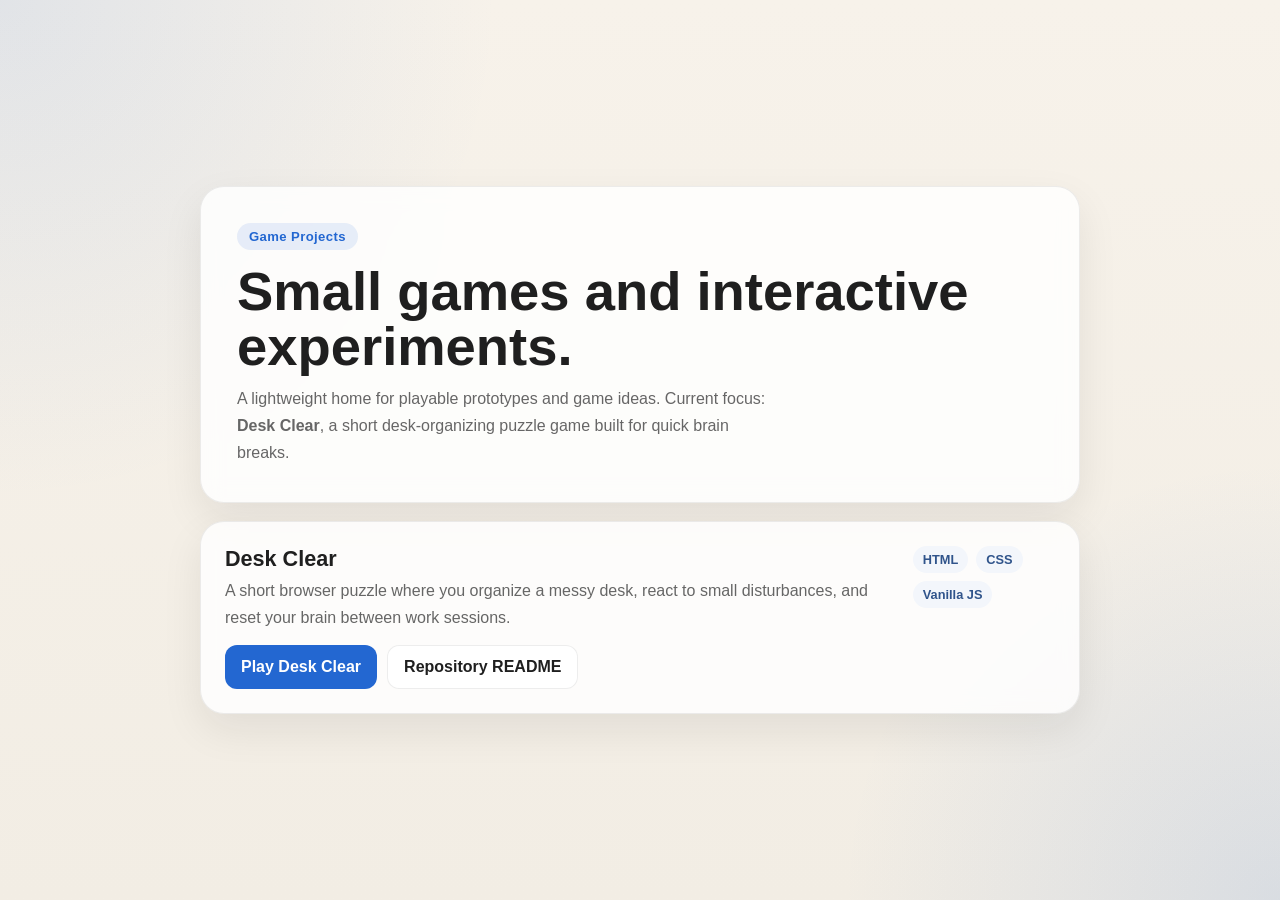
<file: index.html>
<!DOCTYPE html>
<html lang="ko">
<head>
  <meta charset="UTF-8">
  <meta name="viewport" content="width=device-width, initial-scale=1.0">
  <title>Game Projects</title>
  <style>
    :root {
      --bg: #f2ede4;
      --panel: rgba(255, 255, 255, 0.82);
      --text: #1f1f1f;
      --muted: #666;
      --line: rgba(31, 31, 31, 0.08);
      --accent: #2367d1;
      --accent-hover: #184fa8;
    }

    * {
      box-sizing: border-box;
    }

    body {
      margin: 0;
      min-height: 100vh;
      font-family: "Segoe UI", -apple-system, BlinkMacSystemFont, sans-serif;
      color: var(--text);
      background:
        radial-gradient(circle at top left, rgba(35, 103, 209, 0.10), transparent 32%),
        radial-gradient(circle at bottom right, rgba(35, 103, 209, 0.12), transparent 28%),
        linear-gradient(180deg, #f7f2ea 0%, var(--bg) 100%);
      display: flex;
      align-items: center;
      justify-content: center;
      padding: 24px;
    }

    .page {
      width: min(880px, 100%);
      display: grid;
      gap: 18px;
    }

    .hero,
    .project-card {
      background: var(--panel);
      border: 1px solid var(--line);
      border-radius: 24px;
      backdrop-filter: blur(10px);
      box-shadow: 0 16px 40px rgba(31, 31, 31, 0.08);
    }

    .hero {
      padding: 36px;
    }

    .eyebrow {
      display: inline-block;
      margin-bottom: 14px;
      padding: 6px 12px;
      border-radius: 999px;
      background: rgba(35, 103, 209, 0.10);
      color: var(--accent);
      font-size: 0.82rem;
      font-weight: 700;
      letter-spacing: 0.03em;
    }

    h1 {
      margin: 0 0 10px;
      font-size: clamp(2rem, 5vw, 3.4rem);
      line-height: 1.02;
    }

    .hero p {
      margin: 0;
      max-width: 60ch;
      color: var(--muted);
      font-size: 1rem;
      line-height: 1.7;
    }

    .project-card {
      padding: 24px;
      display: grid;
      gap: 14px;
    }

    .project-top {
      display: flex;
      align-items: start;
      justify-content: space-between;
      gap: 16px;
    }

    .project-title {
      margin: 0;
      font-size: 1.35rem;
    }

    .project-subtitle {
      margin: 6px 0 0;
      color: var(--muted);
      line-height: 1.65;
    }

    .tags {
      display: flex;
      flex-wrap: wrap;
      gap: 8px;
    }

    .tag {
      padding: 6px 10px;
      border-radius: 999px;
      background: #f3f6fb;
      color: #30548b;
      font-size: 0.8rem;
      font-weight: 600;
    }

    .actions {
      display: flex;
      flex-wrap: wrap;
      gap: 10px;
    }

    .button {
      display: inline-flex;
      align-items: center;
      justify-content: center;
      min-height: 44px;
      padding: 0 16px;
      border-radius: 12px;
      text-decoration: none;
      font-weight: 700;
      transition: transform 0.14s ease, background 0.14s ease, border-color 0.14s ease;
    }

    .button:hover {
      transform: translateY(-1px);
    }

    .button-primary {
      background: var(--accent);
      color: white;
    }

    .button-primary:hover {
      background: var(--accent-hover);
    }

    .button-secondary {
      border: 1px solid var(--line);
      color: var(--text);
      background: white;
    }

    .button-secondary:hover {
      border-color: rgba(35, 103, 209, 0.24);
      background: #fbfdff;
    }

    @media (max-width: 640px) {
      .hero,
      .project-card {
        padding: 20px;
        border-radius: 18px;
      }

      .project-top {
        flex-direction: column;
      }
    }
  </style>
</head>
<body>
  <main class="page">
    <section class="hero">
      <div class="eyebrow">Game Projects</div>
      <h1>Small games and interactive experiments.</h1>
      <p>
        A lightweight home for playable prototypes and game ideas. Current focus:
        <strong>Desk Clear</strong>, a short desk-organizing puzzle game built for quick brain breaks.
      </p>
    </section>

    <section class="project-card">
      <div class="project-top">
        <div>
          <h2 class="project-title">Desk Clear</h2>
          <p class="project-subtitle">
            A short browser puzzle where you organize a messy desk, react to small disturbances,
            and reset your brain between work sessions.
          </p>
        </div>
        <div class="tags" aria-label="Project tags">
          <span class="tag">HTML</span>
          <span class="tag">CSS</span>
          <span class="tag">Vanilla JS</span>
        </div>
      </div>

      <div class="actions">
        <a class="button button-primary" href="./Desk%20clear(Web)/">Play Desk Clear</a>
        <a class="button button-secondary" href="./README.md">Repository README</a>
      </div>
    </section>
  </main>
</body>
</html>
</file>
